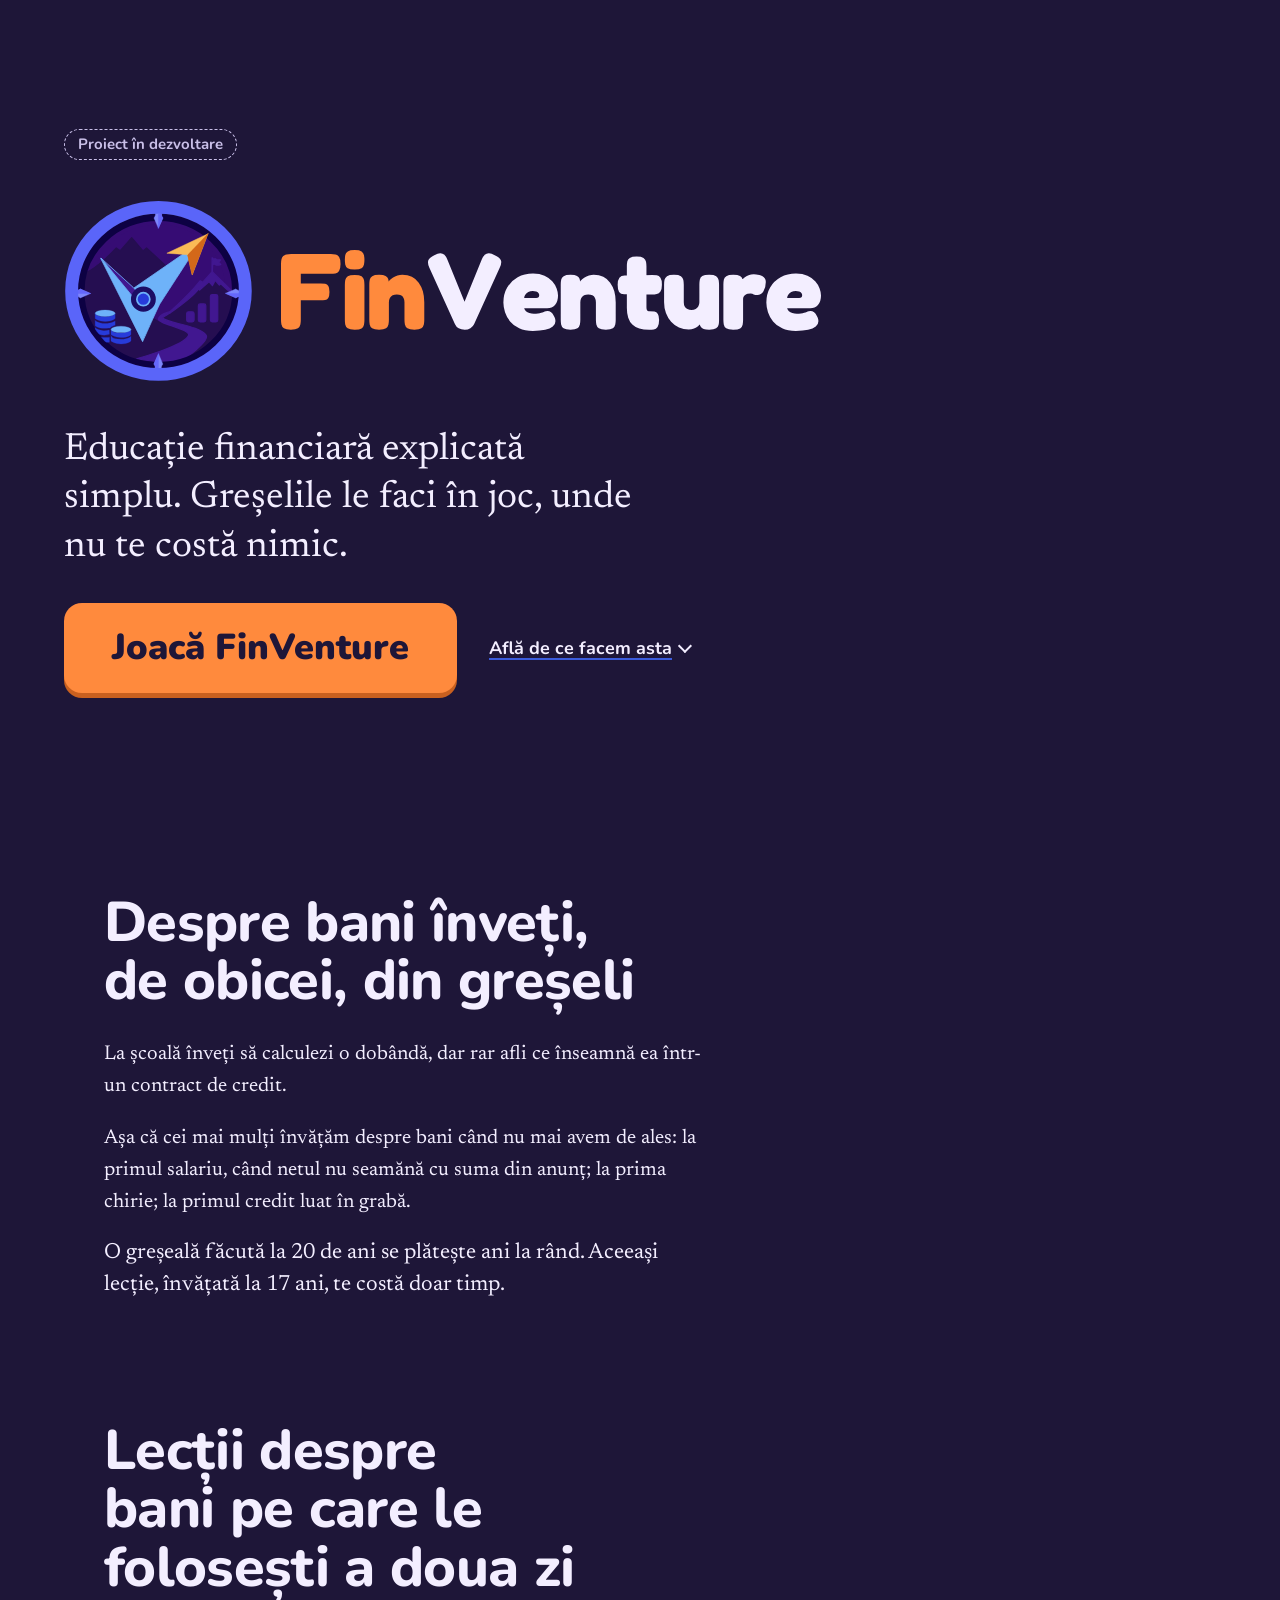
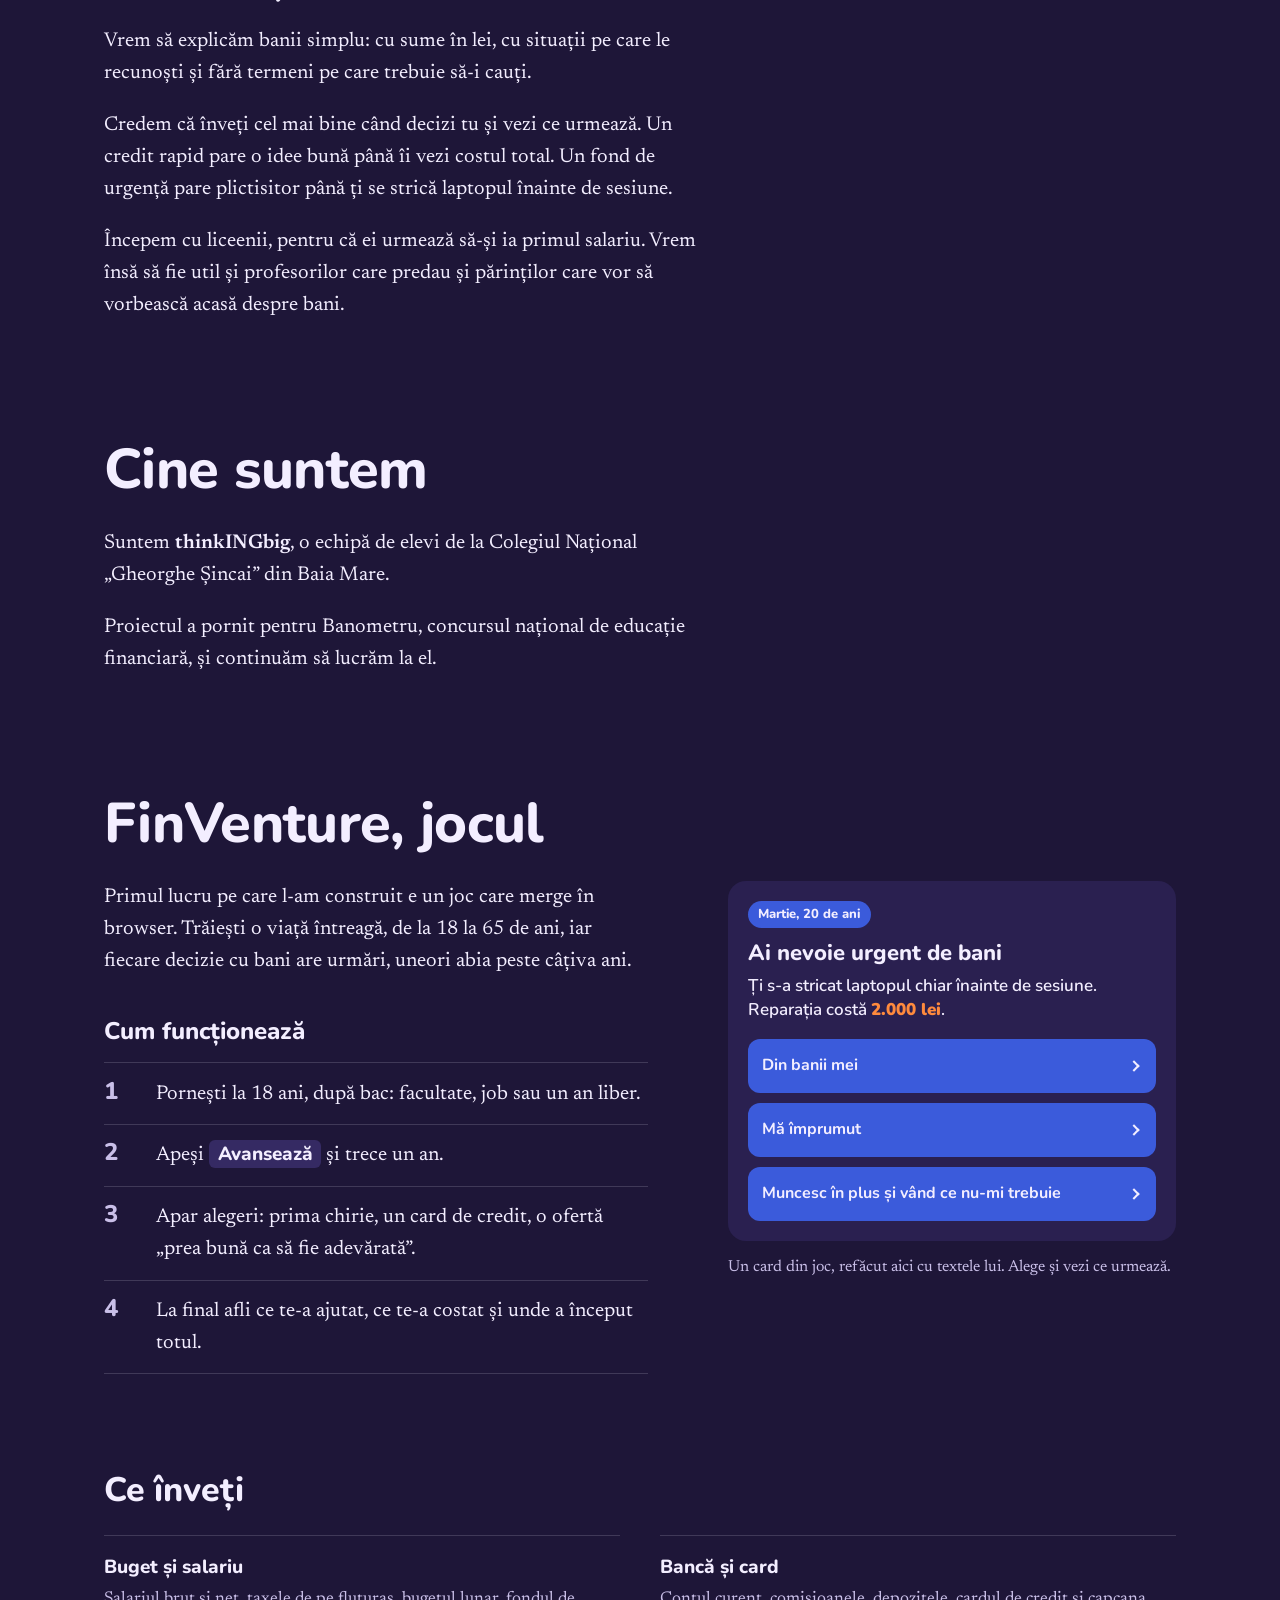
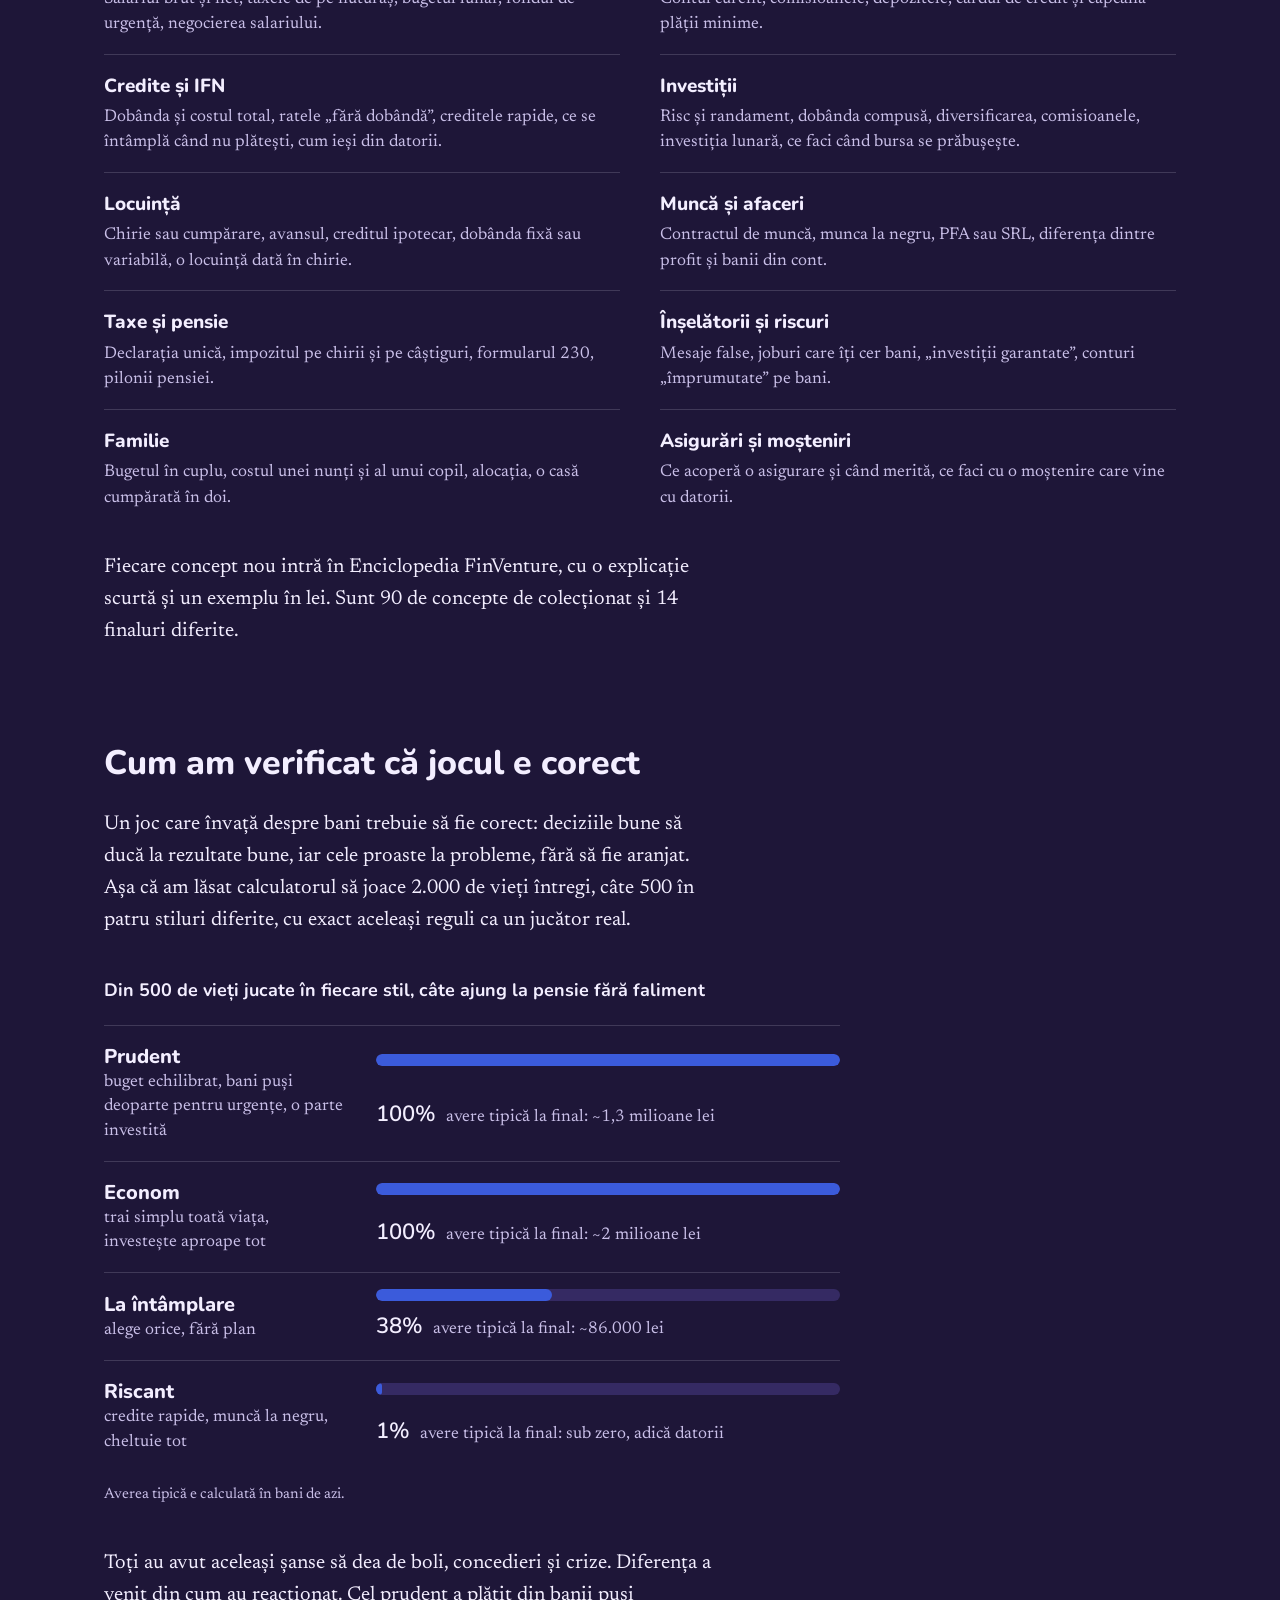
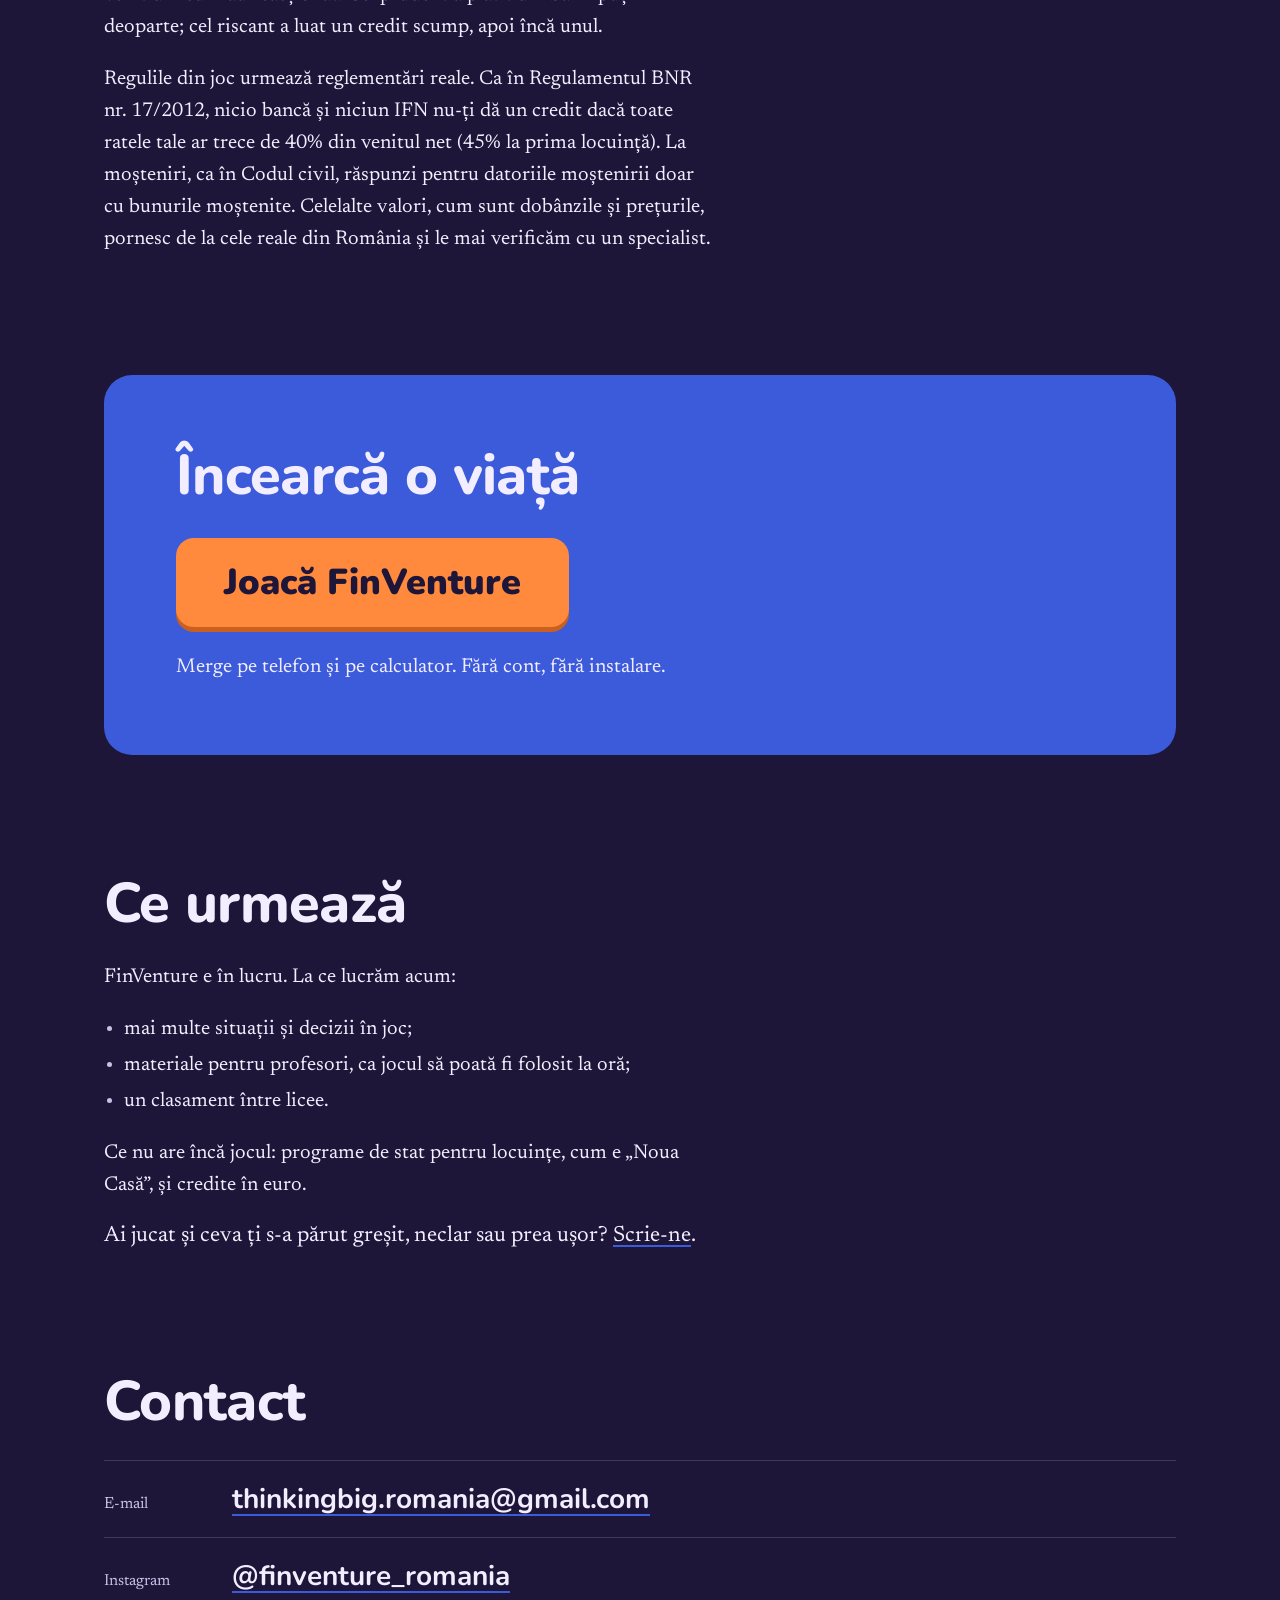
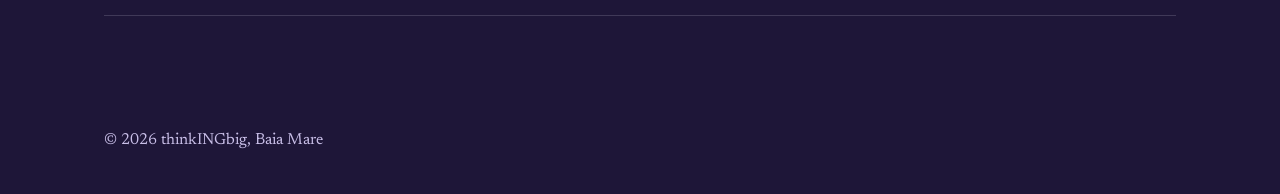
<file: index.html>
<!doctype html>
<html lang="ro">
<head>
  <meta charset="utf-8">
  <meta name="viewport" content="width=device-width, initial-scale=1">
  <title>FinVenture: educație financiară explicată simplu</title>
  <meta name="description" content="FinVenture e un proiect al echipei thinkINGbig, elevi din Baia Mare. Am făcut un joc în care trăiești o viață întreagă și iei decizii cu bani. Greșelile le faci în joc, unde nu te costă nimic.">
  <meta name="theme-color" content="#1E1638">
  <meta name="color-scheme" content="dark">
  <link rel="canonical" href="https://thinkingbig-ro.github.io/">

  <link rel="icon" href="/favicon.ico" sizes="32x32">
  <link rel="icon" href="/assets/favicon.svg" type="image/svg+xml">
  <link rel="apple-touch-icon" href="/assets/apple-touch-icon.png">

  <meta property="og:type" content="website">
  <meta property="og:locale" content="ro_RO">
  <meta property="og:site_name" content="FinVenture">
  <meta property="og:title" content="FinVenture: educație financiară explicată simplu">
  <meta property="og:description" content="Greșelile le faci în joc, unde nu te costă nimic. Un proiect al echipei thinkINGbig din Baia Mare.">
  <meta property="og:url" content="https://thinkingbig-ro.github.io/">
  <meta property="og:image" content="https://thinkingbig-ro.github.io/assets/og-image.png">
  <meta property="og:image:width" content="1200">
  <meta property="og:image:height" content="630">
  <meta property="og:image:alt" content="FinVenture. Educație financiară explicată simplu.">
  <meta name="twitter:card" content="summary_large_image">
  <meta name="twitter:title" content="FinVenture: educație financiară explicată simplu">
  <meta name="twitter:description" content="Greșelile le faci în joc, unde nu te costă nimic. Un proiect al echipei thinkINGbig din Baia Mare.">
  <meta name="twitter:image" content="https://thinkingbig-ro.github.io/assets/og-image.png">

  <link rel="preload" href="/assets/fonts/newsreader.woff2" as="font" type="font/woff2" crossorigin>
  <link rel="preload" href="/assets/fonts/nunito.woff2" as="font" type="font/woff2" crossorigin>
  <link rel="stylesheet" href="/css/site.css">
</head>
<body>
  <a class="sari" href="#continut">Sari la conținut</a>

  <header class="hero">
    <div class="hero-interior">
      <p class="eticheta-stare">Proiect în dezvoltare</p>
      <h1 class="hero-logo">
        <img class="hero-simbol" src="/assets/logo.svg" alt="" width="658" height="632">
        <img class="hero-nume" src="/assets/wordmark.svg" alt="FinVenture" width="1000" height="150">
      </h1>
      <p class="misiune">Educație financiară explicată simplu. Greșelile le faci în joc, unde nu te costă nimic.</p>
      <div class="hero-actiuni">
        <a class="buton-joaca" href="/finventure/">Joacă FinVenture</a>
        <a class="mai-departe" href="#de-ce">Află de ce facem asta</a>
      </div>
    </div>
  </header>

  <main id="continut">

    <section class="sectiune" id="de-ce" aria-labelledby="de-ce-titlu">
      <h2 id="de-ce-titlu">Despre bani înveți, de obicei, din greșeli</h2>
      <div class="proza">
        <p>La școală înveți să calculezi o dobândă, dar rar afli ce înseamnă ea într-un contract de credit.</p>
        <p>Așa că cei mai mulți învățăm despre bani când nu mai avem de ales: la primul salariu, când netul nu seamănă cu suma din anunț; la prima chirie; la primul credit luat în grabă.</p>
        <p class="accent-proza">O greșeală făcută la 20 de ani se plătește ani la rând. Aceeași lecție, învățată la 17 ani, te costă doar timp.</p>
      </div>
    </section>

    <section class="sectiune" id="ce-vrem" aria-labelledby="ce-vrem-titlu">
      <h2 id="ce-vrem-titlu">Lecții despre bani pe care le folosești a doua zi</h2>
      <div class="proza">
        <p>Vrem să explicăm banii simplu: cu sume în lei, cu situații pe care le recunoști și fără termeni pe care trebuie să-i cauți.</p>
        <p>Credem că înveți cel mai bine când decizi tu și vezi ce urmează. Un credit rapid pare o idee bună până îi vezi costul total. Un fond de urgență pare plictisitor până ți se strică laptopul înainte de sesiune.</p>
        <p>Începem cu liceenii, pentru că ei urmează să-și ia primul salariu. Vrem însă să fie util și profesorilor care predau și părinților care vor să vorbească acasă despre bani.</p>
      </div>
    </section>

    <section class="sectiune" id="cine-suntem" aria-labelledby="cine-titlu">
      <h2 id="cine-titlu">Cine suntem</h2>
      <div class="proza">
        <p>Suntem <strong>thinkINGbig</strong>, o echipă de elevi de la Colegiul Național „Gheorghe Șincai” din Baia Mare.</p>
        <p>Proiectul a pornit pentru Banometru, concursul național de educație financiară, și continuăm să lucrăm la el.</p>
      </div>
    </section>

    <section class="sectiune sectiune-joc" id="jocul" aria-labelledby="joc-titlu">
      <h2 id="joc-titlu">FinVenture, jocul</h2>

      <div class="joc-grila">
        <div class="joc-text proza">
          <p>Primul lucru pe care l-am construit e un joc care merge în browser. Trăiești o viață întreagă, de la 18 la 65 de ani, iar fiecare decizie cu bani are urmări, uneori abia peste câțiva ani.</p>

          <h3>Cum funcționează</h3>
          <ol class="pasi">
            <li><span>Pornești la 18 ani, după bac: facultate, job sau un an liber.</span></li>
            <li><span>Apeși <b class="buton-text">Avansează</b> și trece un an.</span></li>
            <li><span>Apar alegeri: prima chirie, un card de credit, o ofertă „prea bună ca să fie adevărată”.</span></li>
            <li><span>La final afli ce te-a ajutat, ce te-a costat și unde a început totul.</span></li>
          </ol>
        </div>

        <figure class="demo">
          <div class="card" role="group" aria-labelledby="demo-titlu">
            <p class="card-cand">Martie, 20 de ani</p>
            <h3 id="demo-titlu" class="card-titlu">Ai nevoie urgent de bani</h3>
            <p class="card-text">Ți s-a stricat laptopul chiar înainte de sesiune. Reparația costă <b class="bani">2.000&nbsp;lei</b>.</p>

            <div class="alegeri">
              <details class="grup" name="grup">
                <summary class="alegere">Din banii mei</summary>
                <div class="sub">
                  <details name="sub-bani">
                    <summary class="alegere alegere-sub">Folosesc fondul de urgență</summary>
                    <div class="urmare">
                      <p class="efecte"><span class="minus">Bani −2.000</span> <span class="minus">Viitor −3</span></p>
                      <p class="lectie">Exact pentru asta există fondul de urgență. Pune-l la loc cât poți de repede.</p>
                    </div>
                  </details>
                  <details name="sub-bani">
                    <summary class="alegere alegere-sub">Plătesc din contul curent</summary>
                    <div class="urmare">
                      <p class="efecte"><span class="minus">Bani −2.000</span></p>
                      <p class="jurnal">Ai plătit reparația din cont.</p>
                    </div>
                  </details>
                  <details name="sub-bani">
                    <summary class="alegere alegere-sub">Sparg depozitul</summary>
                    <div class="urmare">
                      <p class="efecte"><span class="minus">Bani −2.000</span> <span class="minus">Viitor −5</span></p>
                      <p class="lectie">Ai scos banii înainte de termen, deci ai pierdut dobânda. Un fond de urgență lichid te scutea de asta.</p>
                    </div>
                  </details>
                  <details name="sub-bani">
                    <summary class="alegere alegere-sub">Plătesc cu cardul de credit</summary>
                    <div class="urmare">
                      <p class="jurnal">Peste o lună vine extrasul: poți achita tot sau doar minimul. Plata minimă e capcana.</p>
                    </div>
                  </details>
                </div>
              </details>

              <details class="grup" name="grup">
                <summary class="alegere">Mă împrumut</summary>
                <div class="sub">
                  <details name="sub-imprumut">
                    <summary class="alegere alegere-sub">Împrumut de la un prieten</summary>
                    <div class="urmare">
                      <p class="jurnal">Un prieten ți-a împrumutat 2.000 lei. I-ai promis că îi dai înapoi în 6 luni.</p>
                      <p class="lectie">Peste șase luni, prietenul te întreabă, cam stânjenit, de bani.</p>
                    </div>
                  </details>
                  <details name="sub-imprumut">
                    <summary class="alegere alegere-sub">Iau un credit rapid de la IFN</summary>
                    <div class="urmare">
                      <ol class="lant">
                        <li><b>Azi</b> Ai luat 2.000 lei de la un IFN, pe 6 luni. Banii vin în 15 minute, dar DAE poate trece de 100% pe an.</li>
                        <li><b>După o lună</b> A trecut o lună de la creditul IFN. De acum, dobânda începe să curgă.</li>
                        <li><b>Dacă ratezi o rată</b> Te sună în fiecare zi, iar datoria crește.</li>
                        <li><b>Dacă nu mai răspunzi</b> Datoria nu dispare dacă o ignori. După câteva luni e vândută unei firme de recuperare, apoi vine executarea: poprire pe salariu și pe cont.</li>
                      </ol>
                    </div>
                  </details>
                </div>
              </details>

              <details class="grup" name="grup">
                <summary class="alegere">Muncesc în plus și vând ce nu-mi trebuie</summary>
                <div class="urmare">
                  <p class="efecte"><span class="minus">Energie −15</span> <span class="minus">Fericire −3</span></p>
                  <p class="jurnal">Ai vândut consola și ai făcut ture în plus. Ai strâns toți banii, fără nicio datorie.</p>
                  <p class="lectie">Nu iese mereu: uneori restul de 800 de lei tot din buzunar îl scoți.</p>
                </div>
              </details>
            </div>
          </div>
          <figcaption>Un card din joc, refăcut aici cu textele lui. Alege și vezi ce urmează.</figcaption>
        </figure>
      </div>

      <h3 class="subtitlu-lat">Ce înveți</h3>
      <dl class="teme">
        <div><dt>Buget și salariu</dt><dd>Salariul brut și net, taxele de pe fluturaș, bugetul lunar, fondul de urgență, negocierea salariului.</dd></div>
        <div><dt>Bancă și card</dt><dd>Contul curent, comisioanele, depozitele, cardul de credit și capcana plății minime.</dd></div>
        <div><dt>Credite și IFN</dt><dd>Dobânda și costul total, ratele „fără dobândă”, creditele rapide, ce se întâmplă când nu plătești, cum ieși din datorii.</dd></div>
        <div><dt>Investiții</dt><dd>Risc și randament, dobânda compusă, diversificarea, comisioanele, investiția lunară, ce faci când bursa se prăbușește.</dd></div>
        <div><dt>Locuință</dt><dd>Chirie sau cumpărare, avansul, creditul ipotecar, dobânda fixă sau variabilă, o locuință dată în chirie.</dd></div>
        <div><dt>Muncă și afaceri</dt><dd>Contractul de muncă, munca la negru, PFA sau SRL, diferența dintre profit și banii din cont.</dd></div>
        <div><dt>Taxe și pensie</dt><dd>Declarația unică, impozitul pe chirii și pe câștiguri, formularul 230, pilonii pensiei.</dd></div>
        <div><dt>Înșelătorii și riscuri</dt><dd>Mesaje false, joburi care îți cer bani, „investiții garantate”, conturi „împrumutate” pe bani.</dd></div>
        <div><dt>Familie</dt><dd>Bugetul în cuplu, costul unei nunți și al unui copil, alocația, o casă cumpărată în doi.</dd></div>
        <div><dt>Asigurări și moșteniri</dt><dd>Ce acoperă o asigurare și când merită, ce faci cu o moștenire care vine cu datorii.</dd></div>
      </dl>
      <p class="nota-teme">Fiecare concept nou intră în Enciclopedia FinVenture, cu o explicație scurtă și un exemplu în lei. Sunt 90 de concepte de colecționat și 14 finaluri diferite.</p>

      <h3 class="subtitlu-lat" id="verificare-titlu">Cum am verificat că jocul e corect</h3>
      <div class="proza">
        <p>Un joc care învață despre bani trebuie să fie corect: deciziile bune să ducă la rezultate bune, iar cele proaste la probleme, fără să fie aranjat. Așa că am lăsat calculatorul să joace 2.000 de vieți întregi, câte 500 în patru stiluri diferite, cu exact aceleași reguli ca un jucător real.</p>
      </div>

      <figure class="sim" aria-labelledby="sim-legenda">
        <figcaption id="sim-legenda">Din 500 de vieți jucate în fiecare stil, câte ajung la pensie fără faliment</figcaption>
        <ul class="sim-randuri">
          <li class="sim-rand">
            <p class="sim-stil"><b>Prudent</b> buget echilibrat, bani puși deoparte pentru urgențe, o parte investită</p>
            <div class="bara" aria-hidden="true"><span style="width:100%"></span></div>
            <p class="sim-cifre"><b>100%</b> avere tipică la final: ~1,3 milioane lei</p>
          </li>
          <li class="sim-rand">
            <p class="sim-stil"><b>Econom</b> trai simplu toată viața, investește aproape tot</p>
            <div class="bara" aria-hidden="true"><span style="width:100%"></span></div>
            <p class="sim-cifre"><b>100%</b> avere tipică la final: ~2 milioane lei</p>
          </li>
          <li class="sim-rand">
            <p class="sim-stil"><b>La întâmplare</b> alege orice, fără plan</p>
            <div class="bara" aria-hidden="true"><span style="width:38%"></span></div>
            <p class="sim-cifre"><b>38%</b> avere tipică la final: ~86.000 lei</p>
          </li>
          <li class="sim-rand">
            <p class="sim-stil"><b>Riscant</b> credite rapide, muncă la negru, cheltuie tot</p>
            <div class="bara" aria-hidden="true"><span style="width:1%"></span></div>
            <p class="sim-cifre"><b>1%</b> avere tipică la final: sub zero, adică datorii</p>
          </li>
        </ul>
        <p class="sim-nota">Averea tipică e calculată în bani de azi.</p>
      </figure>

      <div class="proza">
        <p>Toți au avut aceleași șanse să dea de boli, concedieri și crize. Diferența a venit din cum au reacționat. Cel prudent a plătit din banii puși deoparte; cel riscant a luat un credit scump, apoi încă unul.</p>
        <p>Regulile din joc urmează reglementări reale. Ca în Regulamentul BNR nr. 17/2012, nicio bancă și niciun IFN nu-ți dă un credit dacă toate ratele tale ar trece de 40% din venitul net (45% la prima locuință). La moșteniri, ca în Codul civil, răspunzi pentru datoriile moștenirii doar cu bunurile moștenite. Celelalte valori, cum sunt dobânzile și prețurile, pornesc de la cele reale din România și le mai verificăm cu un specialist.</p>
      </div>
    </section>

    <div class="joaca-banda">
      <section class="joaca" id="joaca" aria-labelledby="joaca-titlu">
        <h2 id="joaca-titlu">Încearcă o viață</h2>
        <a class="buton-joaca" href="/finventure/">Joacă FinVenture</a>
        <p class="joaca-nota">Merge pe telefon și pe calculator. Fără cont, fără instalare.</p>
      </section>
    </div>

    <section class="sectiune" id="ce-urmeaza" aria-labelledby="urmeaza-titlu">
      <h2 id="urmeaza-titlu">Ce urmează</h2>
      <div class="proza">
        <p>FinVenture e în lucru. La ce lucrăm acum:</p>
        <ul class="lista">
          <li>mai multe situații și decizii în joc;</li>
          <li>materiale pentru profesori, ca jocul să poată fi folosit la oră;</li>
          <li>un clasament între licee.</li>
        </ul>
        <p>Ce nu are încă jocul: programe de stat pentru locuințe, cum e „Noua Casă”, și credite în euro.</p>
        <p class="accent-proza">Ai jucat și ceva ți s-a părut greșit, neclar sau prea ușor? <a href="mailto:thinkingbig.romania@gmail.com?subject=Feedback%20FinVenture">Scrie-ne</a>.</p>
      </div>
    </section>

    <section class="sectiune contact" id="contact" aria-labelledby="contact-titlu">
      <h2 id="contact-titlu">Contact</h2>
      <ul class="contact-lista">
        <li><span class="contact-tip">E-mail</span> <a href="mailto:thinkingbig.romania@gmail.com">thinkingbig.romania@gmail.com</a></li>
        <li><span class="contact-tip">Instagram</span> <a href="https://www.instagram.com/finventure_romania/" rel="noopener">@finventure_romania</a></li>
      </ul>
    </section>
  </main>

  <footer class="subsol">
    <p>© <span id="an">2026</span> thinkINGbig, Baia Mare</p>
  </footer>
  <script>document.getElementById('an').textContent = new Date().getFullYear();</script>
</body>
</html>
</file>
<file: css/site.css>
/* FinVenture, site de prezentare. Paleta jocului, regula 60-30-10:
   60% mov (fundal), 30% albastru (suprafețe, bare), 10% portocaliu (doar „Fin”, suma din card și butonul Joacă). */

@font-face {
  font-family: 'Nunito';
  src: url('/assets/fonts/nunito.woff2') format('woff2');
  font-weight: 600 900;
  font-display: swap;
}
@font-face {
  font-family: 'Newsreader';
  src: url('/assets/fonts/newsreader.woff2') format('woff2');
  font-weight: 400 600;
  font-display: swap;
}

:root {
  --mov: #1E1638;
  --mov-2: #2A2050;
  --mov-3: #352A63;
  --albastru: #3B5BDB;
  --albastru-2: #2F49B0;
  --portocaliu: #FF8A3D;
  --text: #F3EEFF;
  --text-2: #C9BFE8;
  --pierdere: #FF8F9C;
  --linie: rgba(243, 238, 255, .16);

  --titlu: 'Nunito', ui-rounded, system-ui, sans-serif;
  --corp: 'Newsreader', Georgia, 'Times New Roman', serif;

  --coloana: 38rem;
  --lat: 72rem;
  --gutter: clamp(1rem, 4vw, 2.5rem);
}

*, *::before, *::after { box-sizing: border-box; }
html { -webkit-text-size-adjust: 100%; scroll-behavior: smooth; }
body {
  margin: 0;
  background: var(--mov);
  color: var(--text);
  font-family: var(--corp);
  font-size: 1.1875rem;
  line-height: 1.6;
  font-optical-sizing: auto;
  -webkit-font-smoothing: antialiased;
}
img { display: block; max-width: 100%; height: auto; }

h1, h2, h3 { font-family: var(--titlu); font-weight: 800; margin: 0; text-wrap: balance; }
h2 {
  font-size: clamp(2.125rem, 1.4rem + 3.4vw, 3.5rem);
  line-height: 1.04;
  letter-spacing: -.012em;
  max-width: 16ch;
  margin-bottom: 1.75rem;
}
h3 { font-size: 1.5rem; line-height: 1.2; }
p { margin: 0 0 1em; }
p:last-child { margin-bottom: 0; }
strong, b { font-weight: 600; }

a { color: var(--text); text-decoration-color: var(--albastru); text-decoration-thickness: 2px; text-underline-offset: .2em; }
a:hover { text-decoration-color: var(--text); }
:focus-visible { outline: 3px solid var(--text); outline-offset: 3px; border-radius: 4px; }

.sari {
  position: absolute; left: 1rem; top: -4rem; z-index: 10;
  background: var(--text); color: var(--mov); padding: .5rem 1rem; border-radius: 8px;
  font-family: var(--titlu); font-weight: 800;
}
.sari:focus { top: 1rem; }

/* ---------- Hero ---------- */
.hero {
  min-height: 86svh;
  display: flex; align-items: flex-end;
  padding: 3rem var(--gutter) clamp(3rem, 9vh, 6rem);
}
.hero-interior { width: 100%; max-width: var(--lat); margin: 0 auto; }
.eticheta-stare {
  display: inline-block;
  font-family: var(--titlu); font-weight: 700; font-size: .9375rem; line-height: 1;
  padding: .45rem .8rem; border-radius: 99px;
  border: 1.5px dashed var(--text-2); color: var(--text-2);
  margin-bottom: clamp(1.5rem, 4vw, 2.5rem);
}
.hero-logo { display: flex; align-items: center; gap: clamp(.75rem, 2.5vw, 1.75rem); }
.hero-simbol { width: clamp(5.25rem, 3rem + 11vw, 12rem); flex: none; }
.hero-nume { width: auto; height: clamp(2.1rem, .9rem + 5.2vw, 5.75rem); min-width: 0; }
.hero-actiuni { display: flex; flex-wrap: wrap; align-items: center; gap: 1.25rem 2rem; }
.misiune {
  font-size: clamp(1.5rem, 1.1rem + 1.9vw, 2.375rem);
  line-height: 1.28;
  max-width: 26ch;
  margin: clamp(1.5rem, 4vw, 2.75rem) 0 2rem;
  text-wrap: pretty;
}
.mai-departe {
  font-family: var(--titlu); font-weight: 700; font-size: 1.125rem;
  display: inline-flex; align-items: center; gap: .5rem;
  padding: .25rem 0;
}
.mai-departe::after {
  content: ''; width: .55em; height: .55em; margin-top: -.25em;
  border-right: 2px solid currentColor; border-bottom: 2px solid currentColor;
  transform: rotate(45deg);
}

/* ---------- Secțiuni ---------- */
.sectiune {
  max-width: var(--lat);
  margin: 0 auto;
  padding: clamp(4rem, 10vw, 7.5rem) var(--gutter) 0;
}
.proza { max-width: var(--coloana); }
.proza h3 { margin: 2.5rem 0 1rem; }
.accent-proza { font-size: 1.375rem; line-height: 1.45; }

#de-ce .proza { font-size: 1.25rem; }

/* ---------- Jocul ---------- */
.joc-grila { display: grid; gap: 3rem; }
.pasi { list-style: none; margin: 0; padding: 0; counter-reset: pas; }
.pasi li {
  counter-increment: pas;
  display: grid; grid-template-columns: 2.5rem 1fr; gap: .75rem;
  padding: .9rem 0; border-top: 1px solid var(--linie);
}
.pasi li:last-child { border-bottom: 1px solid var(--linie); }
.pasi li::before {
  content: counter(pas);
  font-family: var(--titlu); font-weight: 800; font-size: 1.5rem; line-height: 1.15;
  color: var(--text-2);
}
.buton-text {
  font-family: var(--titlu); font-weight: 800; font-size: .95em;
  background: var(--mov-3); padding: .05em .45em; border-radius: 6px;
}

/* Cardul de decizie, după stilul din joc */
.demo { margin: 0; max-width: 28rem; }
.card {
  background: var(--mov-2);
  border-radius: 18px;
  padding: 1.25rem;
  font-family: var(--titlu);
  font-size: 1rem; line-height: 1.4;
}
.card-cand {
  display: inline-block; margin: 0 0 .75rem;
  padding: .25rem .65rem; border-radius: 99px;
  background: var(--albastru); font-size: .8125rem; font-weight: 800;
}
.card-titlu { font-size: 1.375rem; margin-bottom: .5rem; }
.card-text { font-size: 1.0625rem; font-weight: 600; }
.bani { color: var(--portocaliu); font-weight: 900; }

.alegeri { display: flex; flex-direction: column; gap: .625rem; margin-top: 1rem; }
.alegere {
  list-style: none;
  position: relative; display: flex; align-items: center;
  min-height: 3.375rem; padding: .75rem 2.75rem .75rem .875rem;
  border-radius: 12px; background: var(--albastru);
  font-weight: 700; cursor: pointer;
  transition: background-color .15s;
  -webkit-user-select: none; user-select: none;
}
.alegere::-webkit-details-marker { display: none; }
.alegere:hover { background: var(--albastru-2); }
.alegere::after {
  content: ''; position: absolute; right: 1.125rem; top: 50%;
  width: .5rem; height: .5rem; margin-top: -.25rem;
  border-right: 2px solid currentColor; border-bottom: 2px solid currentColor;
  transform: rotate(-45deg);
  transition: transform .2s;
}
details[open] > .alegere::after { transform: rotate(45deg); margin-top: -.375rem; }
details[open] > .alegere { background: var(--albastru-2); }

.sub { display: flex; flex-direction: column; gap: .5rem; padding: .625rem 0 .25rem .875rem; border-left: 2px solid var(--albastru); margin: .5rem 0 0 .875rem; }
.alegere-sub { background: var(--mov-3); min-height: 2.875rem; font-size: .9375rem; }
.alegere-sub:hover { background: #40347A; }
details[open] > .alegere-sub { background: #40347A; }

.urmare { padding: .75rem .25rem .25rem .25rem; font-size: .9375rem; }
.urmare p { margin: 0 0 .5rem; }
.efecte { display: flex; flex-wrap: wrap; gap: .375rem; }
.efecte span { font-weight: 800; font-size: .8125rem; padding: .15rem .5rem; border-radius: 99px; background: var(--mov); font-variant-numeric: tabular-nums; }
.efecte .minus { color: var(--pierdere); }
.lectie { color: var(--text-2); }

.lant { list-style: none; margin: 0; padding: 0; }
.lant li { position: relative; padding: 0 0 .875rem 1.25rem; color: var(--text); }
.lant li::before { content: ''; position: absolute; left: 0; top: .45em; width: .5rem; height: .5rem; border-radius: 50%; background: var(--text-2); }
.lant li:not(:last-child)::after { content: ''; position: absolute; left: .21rem; top: 1.1em; bottom: .1rem; width: 1.5px; background: var(--linie); }
.lant li:last-child::before { background: var(--pierdere); }
.lant b { display: block; font-size: .8125rem; color: var(--text-2); font-weight: 800; }

.demo figcaption { margin-top: .875rem; font-size: 1rem; color: var(--text-2); font-style: normal; }

@media (prefers-reduced-motion: no-preference) {
  details[open] > .urmare, details[open] > .sub { animation: apare .22s ease-out; }
  @keyframes apare { from { opacity: 0; transform: translateY(-4px); } to { opacity: 1; transform: none; } }
}

/* Ce înveți */
.subtitlu-lat { font-size: clamp(1.625rem, 1.3rem + 1.4vw, 2.125rem); margin: clamp(4rem, 9vw, 6rem) 0 1.5rem; }
.teme { margin: 0; display: grid; gap: 0 2.5rem; }
.teme > div { padding: 1rem 0; border-top: 1px solid var(--linie); }
.teme dt { font-family: var(--titlu); font-weight: 800; font-size: 1.1875rem; margin-bottom: .25rem; }
.teme dd { margin: 0; color: var(--text-2); font-size: 1.0625rem; line-height: 1.5; }
.nota-teme { max-width: var(--coloana); margin-top: 1.5rem; }

/* Simularea */
.sim { margin: 2.5rem 0; max-width: 46rem; }
.sim figcaption { font-family: var(--titlu); font-weight: 700; font-size: 1.125rem; margin-bottom: 1.25rem; }
.sim-randuri { list-style: none; margin: 0; padding: 0; }
.sim-rand { padding: 1rem 0; border-top: 1px solid var(--linie); }
.sim-stil { margin: 0 0 .625rem; color: var(--text-2); font-size: 1.0625rem; line-height: 1.45; }
.sim-stil b { display: block; font-family: var(--titlu); font-weight: 800; font-size: 1.25rem; color: var(--text); }
.bara { height: 12px; border-radius: 99px; background: var(--mov-3); overflow: hidden; }
.bara span { display: block; height: 100%; min-width: 6px; border-radius: 99px; background: var(--albastru); }
.sim-cifre { margin: .5rem 0 0; font-size: 1.0625rem; color: var(--text-2); }
.sim-cifre b { font-family: var(--titlu); font-size: 1.375rem; color: var(--text); margin-right: .375rem; font-variant-numeric: tabular-nums; }
.sim-nota { font-size: .9375rem; color: var(--text-2); margin-top: .75rem; }

/* ---------- Joacă: singurul panou albastru de pe pagină ---------- */
.joaca-banda { max-width: var(--lat); margin: 0 auto; padding: clamp(4rem, 10vw, 7.5rem) var(--gutter) 0; }
.joaca {
  max-width: none; margin: 0;
  background: var(--albastru);
  border-radius: 28px;
  padding: clamp(2rem, 6vw, 4.5rem) clamp(1.25rem, 6vw, 4.5rem);
}
.joaca h2 { margin-bottom: 2rem; }
.joaca .joaca-nota { color: var(--text); }
.buton-joaca {
  display: inline-flex; align-items: center; justify-content: center;
  min-height: 4.75rem; padding: 1rem clamp(1.75rem, 4vw, 3rem);
  border-radius: 18px;
  background: var(--portocaliu); color: var(--mov);
  font-family: var(--titlu); font-weight: 900; font-size: clamp(1.5rem, 1.1rem + 1.6vw, 2.25rem);
  text-decoration: none;
  box-shadow: 0 5px 0 #C9601F;
  transition: transform .12s, box-shadow .12s;
}
.buton-joaca:hover { background: #FF9A55; }
.buton-joaca:active { transform: translateY(4px); box-shadow: 0 1px 0 #C9601F; }
.buton-joaca:focus-visible { outline-offset: 6px; }
.joaca-nota { margin-top: 1.5rem; color: var(--text-2); }

/* ---------- Ce urmează, contact ---------- */
.lista { padding-left: 1.25rem; margin: 0 0 1em; }
.lista li { margin-bottom: .25rem; }
.lista li::marker { color: var(--text-2); }

.contact-lista { list-style: none; margin: 0; padding: 0; }
.contact-lista li { padding: 1rem 0; border-top: 1px solid var(--linie); display: flex; flex-direction: column; gap: .125rem; }
.contact-lista li:last-child { border-bottom: 1px solid var(--linie); }
.contact-tip { color: var(--text-2); font-size: 1rem; }
.contact-lista a { font-family: var(--titlu); font-weight: 700; font-size: clamp(1.25rem, 1rem + 1.4vw, 1.75rem); overflow-wrap: anywhere; }

.subsol {
  max-width: var(--lat); margin: 0 auto;
  padding: clamp(4rem, 10vw, 7rem) var(--gutter) 2.5rem;
  color: var(--text-2); font-size: 1rem;
}

/* ---------- Ecrane late ---------- */
@media (min-width: 48rem) {
  .teme { grid-template-columns: 1fr 1fr; }
  .contact-lista li { flex-direction: row; align-items: baseline; gap: 1.5rem; }
  .contact-tip { min-width: 6.5rem; }
}
@media (min-width: 64rem) {
  body { font-size: 1.25rem; }
  .joc-grila { grid-template-columns: minmax(0, 1fr) 28rem; gap: 5rem; align-items: start; }
  .demo { position: sticky; top: 2rem; }
  .sim-rand { display: grid; grid-template-columns: 15rem 1fr; gap: 0 2rem; align-items: center; }
  .sim-stil { grid-row: span 2; margin: 0; }
}

@media (prefers-reduced-motion: reduce) {
  html { scroll-behavior: auto; }
  *, *::before, *::after { transition: none !important; animation: none !important; }
}

/* ---------- 404 ---------- */
.pagina-404 { min-height: 100svh; align-items: center; }
.pagina-404 .logo-mic { display: inline-flex; align-items: center; gap: .75rem; margin-bottom: 3rem; }
.pagina-404 .logo-mic img:first-child { width: 4rem; }
.pagina-404 .logo-mic img:last-child { width: auto; height: 2rem; }
.pagina-404 h1 { font-size: clamp(2.125rem, 1.4rem + 3.4vw, 3.5rem); line-height: 1.04; max-width: 16ch; }
.pagina-404 .misiune { font-size: 1.375rem; margin: 1.5rem 0 2rem; }
</file>
